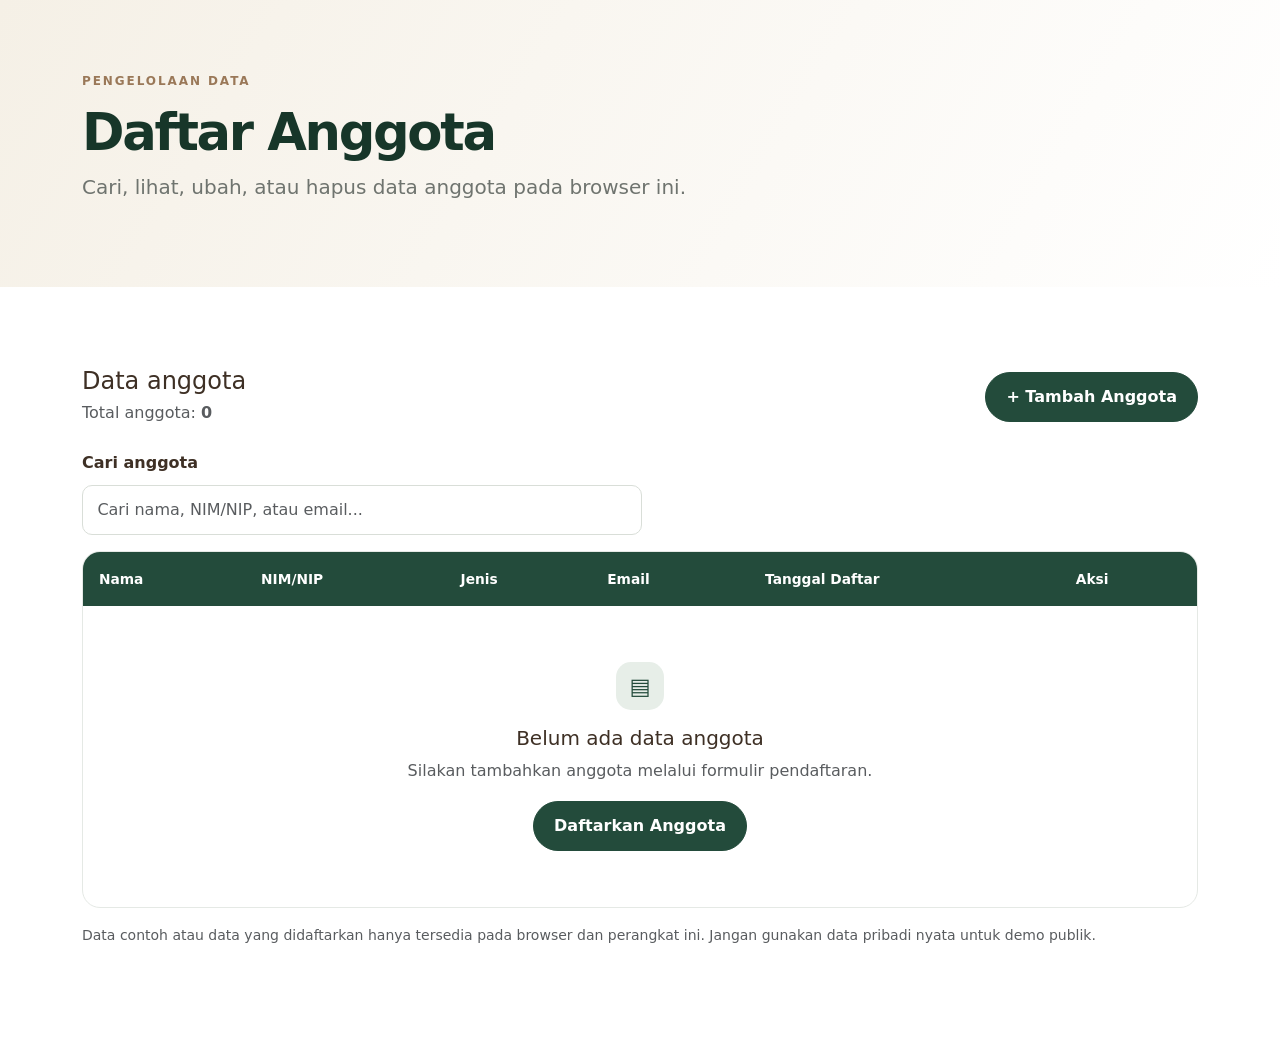
<file: anggota.html>
<!DOCTYPE html>
<html lang="id">
<head>
  <meta charset="UTF-8"><meta name="viewport" content="width=device-width, initial-scale=1.0">
  <title>LibraryReg — Daftar Anggota</title>
  <link href="https://cdn.jsdelivr.net/npm/bootstrap@5.3.3/dist/css/bootstrap.min.css" rel="stylesheet"><link rel="stylesheet" href="css/style.css">
</head>
<body>
  <div id="site-nav"></div>
  <main class="page-header"><div class="container"><span class="eyebrow">PENGELOLAAN DATA</span><h1 class="mt-2">Daftar Anggota</h1><p class="lead">Cari, lihat, ubah, atau hapus data anggota pada browser ini.</p></div></main>
  <section class="section-padding"><div class="container">
    <div id="members-alert" aria-live="polite"></div>
    <div class="d-flex flex-column flex-md-row justify-content-between align-items-md-center gap-3 mb-4"><div><h2 class="h4 mb-1">Data anggota</h2><p class="text-muted mb-0">Total anggota: <strong id="member-count">0</strong></p></div><a class="btn btn-library" href="pendaftaran.html">+ Tambah Anggota</a></div>
    <div class="search-box mb-3"><label for="member-search" class="form-label">Cari anggota</label><input type="search" id="member-search" class="form-control" placeholder="Cari nama, NIM/NIP, atau email..."></div>
    <div class="table-responsive member-table-wrap">
      <table class="table align-middle">
        <thead><tr><th>Nama</th><th>NIM/NIP</th><th>Jenis</th><th>Email</th><th>Tanggal Daftar</th><th>Aksi</th></tr></thead>
        <tbody id="member-table-body"></tbody>
      </table>
      <div id="empty-state" class="empty-state d-none"><div class="feature-icon mx-auto">▤</div><h3 class="h5 mt-3">Belum ada data anggota</h3><p class="text-muted">Silakan tambahkan anggota melalui formulir pendaftaran.</p><a href="pendaftaran.html" class="btn btn-library">Daftarkan Anggota</a></div>
    </div>
    <p class="small text-muted mt-3">Data contoh atau data yang didaftarkan hanya tersedia pada browser dan perangkat ini. Jangan gunakan data pribadi nyata untuk demo publik.</p>
  </div></section>

  <div class="modal fade" id="member-detail-modal" tabindex="-1" aria-labelledby="member-detail-title" aria-hidden="true">
    <div class="modal-dialog modal-dialog-centered"><div class="modal-content">
      <div class="modal-header"><h2 class="modal-title fs-5" id="member-detail-title">Detail Anggota</h2><button type="button" class="btn-close" data-bs-dismiss="modal" aria-label="Tutup"></button></div>
      <div class="modal-body" id="member-detail-body"></div>
      <div class="modal-footer"><button type="button" class="btn btn-outline-secondary" data-bs-dismiss="modal">Tutup</button></div>
    </div></div>
  </div>
  <div class="modal fade" id="member-edit-modal" tabindex="-1" aria-labelledby="member-edit-title" aria-hidden="true">
    <div class="modal-dialog modal-lg modal-dialog-centered"><div class="modal-content">
      <div class="modal-header"><h2 class="modal-title fs-5" id="member-edit-title">Edit Data Anggota</h2><button type="button" class="btn-close" data-bs-dismiss="modal" aria-label="Tutup"></button></div>
      <div class="modal-body">
        <form id="edit-member-form" novalidate>
          <input type="hidden" id="edit-id">
          <div class="row g-3">
            <div class="col-md-6"><label class="form-label" for="edit-nama">Nama lengkap</label><input class="form-control" id="edit-nama" required maxlength="100"></div>
            <div class="col-md-6"><label class="form-label" for="edit-identitas">NIM/NIP</label><input class="form-control" id="edit-identitas" required maxlength="30"></div>
            <div class="col-md-6"><label class="form-label" for="edit-jenis">Jenis keanggotaan</label><select class="form-select" id="edit-jenis" required><option>Mahasiswa</option><option>Dosen</option><option>Tenaga Kependidikan</option></select></div>
            <div class="col-md-6"><label class="form-label" for="edit-prodi">Program studi / unit</label><input class="form-control" id="edit-prodi" maxlength="100"></div>
            <div class="col-12"><label class="form-label" for="edit-alamat">Alamat</label><textarea class="form-control" id="edit-alamat" rows="2" required maxlength="300"></textarea></div>
            <div class="col-md-6"><label class="form-label" for="edit-telepon">Nomor telepon</label><input class="form-control" id="edit-telepon" type="tel" required maxlength="20"></div>
            <div class="col-md-6"><label class="form-label" for="edit-email">Email</label><input class="form-control" id="edit-email" type="email" required maxlength="120"></div>
          </div>
          <div id="edit-alert" class="mt-3" aria-live="polite"></div>
        </form>
      </div>
      <div class="modal-footer"><button type="button" class="btn btn-outline-secondary" data-bs-dismiss="modal">Batal</button><button type="submit" form="edit-member-form" class="btn btn-library">Simpan Perubahan</button></div>
    </div></div>
  </div>
  <div id="site-footer"></div>
  <script src="https://cdn.jsdelivr.net/npm/bootstrap@5.3.3/dist/js/bootstrap.bundle.min.js"></script><script src="js/main.js"></script><script src="js/anggota.js"></script>
</body></html>
</file>
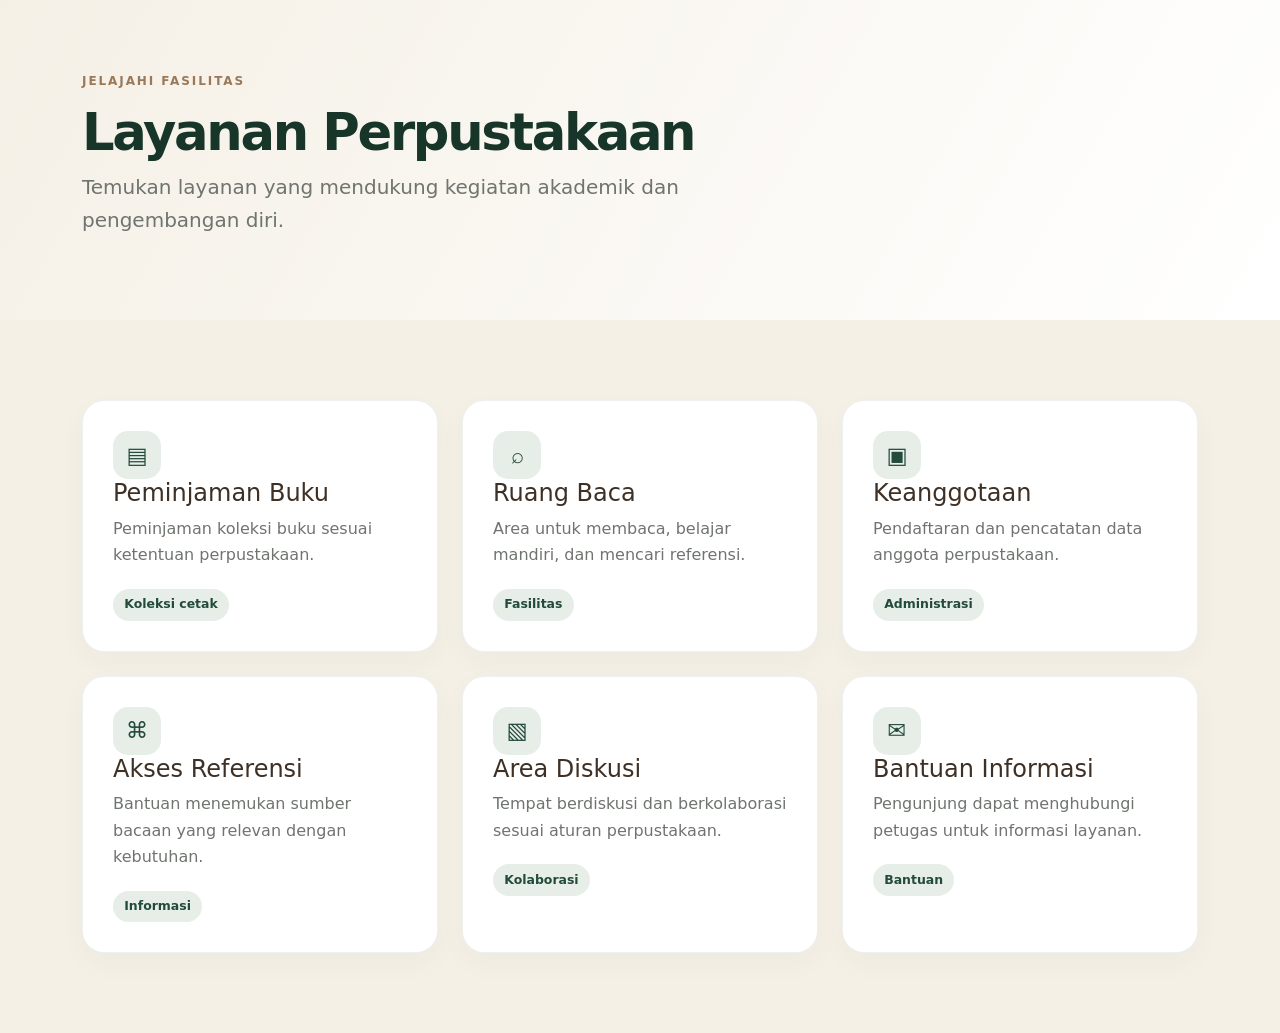
<file: layanan.html>
<!DOCTYPE html>
<html lang="id">
<head>
  <meta charset="UTF-8"><meta name="viewport" content="width=device-width, initial-scale=1.0">
  <title>LibraryReg — Layanan</title>
  <link href="https://cdn.jsdelivr.net/npm/bootstrap@5.3.3/dist/css/bootstrap.min.css" rel="stylesheet"><link rel="stylesheet" href="css/style.css">
</head>
<body>
  <div id="site-nav"></div>
  <main class="page-header"><div class="container"><span class="eyebrow">JELAJAHI FASILITAS</span><h1 class="mt-2">Layanan Perpustakaan</h1><p class="lead">Temukan layanan yang mendukung kegiatan akademik dan pengembangan diri.</p></div></main>
  <section class="section-padding bg-cream"><div class="container"><div class="row g-4">
    <div class="col-md-6 col-lg-4"><article class="feature-card h-100"><div class="feature-icon">▤</div><h2 class="h4">Peminjaman Buku</h2><p>Peminjaman koleksi buku sesuai ketentuan perpustakaan.</p><span class="service-tag">Koleksi cetak</span></article></div>
    <div class="col-md-6 col-lg-4"><article class="feature-card h-100"><div class="feature-icon">⌕</div><h2 class="h4">Ruang Baca</h2><p>Area untuk membaca, belajar mandiri, dan mencari referensi.</p><span class="service-tag">Fasilitas</span></article></div>
    <div class="col-md-6 col-lg-4"><article class="feature-card h-100"><div class="feature-icon">▣</div><h2 class="h4">Keanggotaan</h2><p>Pendaftaran dan pencatatan data anggota perpustakaan.</p><span class="service-tag">Administrasi</span></article></div>
    <div class="col-md-6 col-lg-4"><article class="feature-card h-100"><div class="feature-icon">⌘</div><h2 class="h4">Akses Referensi</h2><p>Bantuan menemukan sumber bacaan yang relevan dengan kebutuhan.</p><span class="service-tag">Informasi</span></article></div>
    <div class="col-md-6 col-lg-4"><article class="feature-card h-100"><div class="feature-icon">▧</div><h2 class="h4">Area Diskusi</h2><p>Tempat berdiskusi dan berkolaborasi sesuai aturan perpustakaan.</p><span class="service-tag">Kolaborasi</span></article></div>
    <div class="col-md-6 col-lg-4"><article class="feature-card h-100"><div class="feature-icon">✉</div><h2 class="h4">Bantuan Informasi</h2><p>Pengunjung dapat menghubungi petugas untuk informasi layanan.</p><span class="service-tag">Bantuan</span></article></div>
  </div></div></section>
  <div id="site-footer"></div><script src="https://cdn.jsdelivr.net/npm/bootstrap@5.3.3/dist/js/bootstrap.bundle.min.js"></script><script src="js/main.js"></script>
</body></html>
</file>
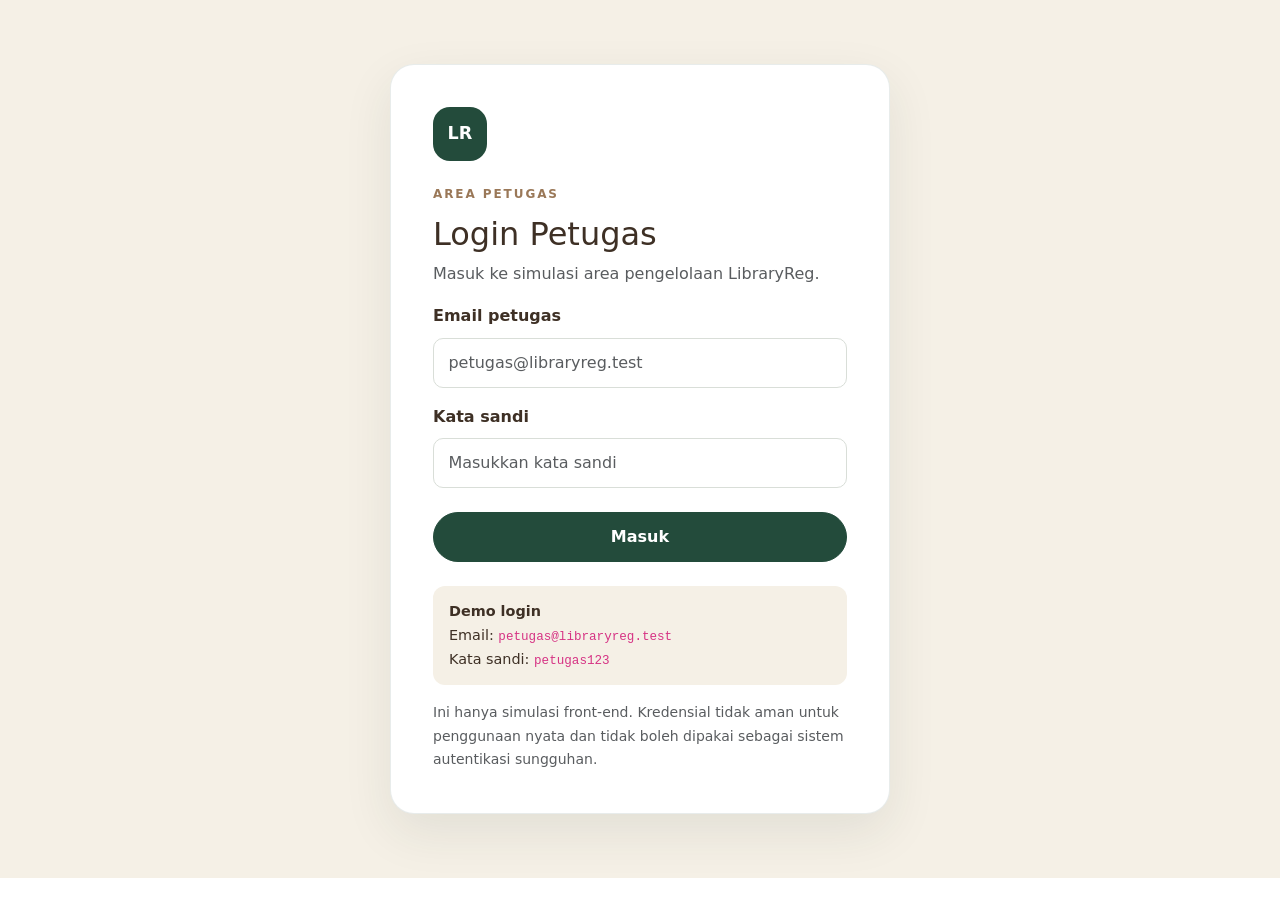
<file: login.html>
<!DOCTYPE html>
<html lang="id">
<head>
  <meta charset="UTF-8"><meta name="viewport" content="width=device-width, initial-scale=1.0">
  <title>LibraryReg — Login Petugas</title>
  <link href="https://cdn.jsdelivr.net/npm/bootstrap@5.3.3/dist/css/bootstrap.min.css" rel="stylesheet"><link rel="stylesheet" href="css/style.css">
</head>
<body>
  <div id="site-nav"></div>
  <main class="login-section"><div class="container"><div class="login-card mx-auto">
    <div class="login-mark">LR</div><span class="eyebrow">AREA PETUGAS</span><h1 class="h2 mt-2">Login Petugas</h1><p class="text-muted">Masuk ke simulasi area pengelolaan LibraryReg.</p>
    <div id="login-alert" aria-live="polite"></div>
    <form id="login-form">
      <div class="mb-3"><label for="login-email" class="form-label">Email petugas</label><input class="form-control" type="email" id="login-email" required placeholder="petugas@libraryreg.test"></div>
      <div class="mb-3"><label for="login-password" class="form-label">Kata sandi</label><input class="form-control" type="password" id="login-password" required placeholder="Masukkan kata sandi"></div>
      <button class="btn btn-library w-100 mt-2" type="submit">Masuk</button>
    </form>
    <div class="demo-credentials mt-4"><strong>Demo login</strong><br>Email: <code>petugas@libraryreg.test</code><br>Kata sandi: <code>petugas123</code></div>
    <p class="small text-muted mt-3 mb-0">Ini hanya simulasi front-end. Kredensial tidak aman untuk penggunaan nyata dan tidak boleh dipakai sebagai sistem autentikasi sungguhan.</p>
  </div></div></main>
  <div id="site-footer"></div>
  <script src="https://cdn.jsdelivr.net/npm/bootstrap@5.3.3/dist/js/bootstrap.bundle.min.js"></script><script src="js/main.js"></script><script>
    const loginForm = document.getElementById('login-form');
    loginForm.addEventListener('submit', function(event) {
      event.preventDefault();
      const email = document.getElementById('login-email').value.trim().toLowerCase();
      const password = document.getElementById('login-password').value;
      const alertBox = document.getElementById('login-alert');
      if (email === 'petugas@libraryreg.test' && password === 'petugas123') {
        sessionStorage.setItem('libraryregStaffLoggedIn', 'true');
        alertBox.innerHTML = '<div class="alert alert-success">Login simulasi berhasil. Mengarahkan ke daftar anggota...</div>';
        setTimeout(() => window.location.href = 'anggota.html', 700);
      } else {
        alertBox.innerHTML = '<div class="alert alert-danger">Email atau kata sandi demo tidak sesuai.</div>';
      }
    });
  </script>
</body></html>
</file>
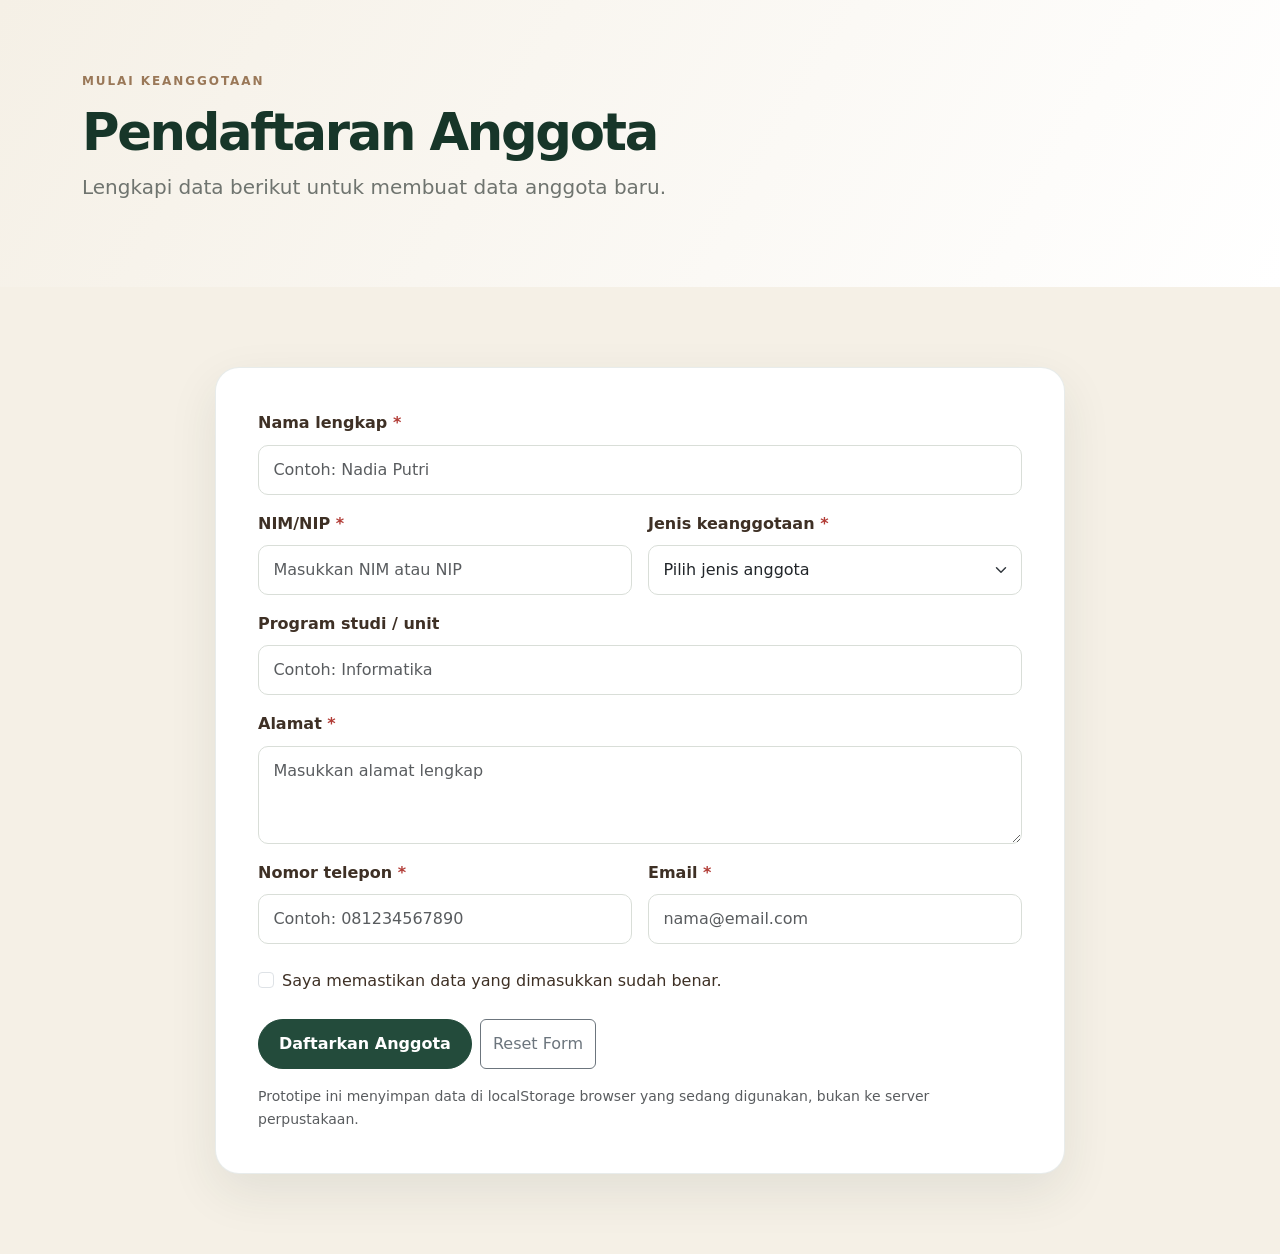
<file: pendaftaran.html>
<!DOCTYPE html>
<html lang="id">
<head>
  <meta charset="UTF-8"><meta name="viewport" content="width=device-width, initial-scale=1.0">
  <title>LibraryReg — Pendaftaran Anggota</title>
  <link href="https://cdn.jsdelivr.net/npm/bootstrap@5.3.3/dist/css/bootstrap.min.css" rel="stylesheet"><link rel="stylesheet" href="css/style.css">
</head>
<body>
  <div id="site-nav"></div>
  <main class="page-header"><div class="container"><span class="eyebrow">MULAI KEANGGOTAAN</span><h1 class="mt-2">Pendaftaran Anggota</h1><p class="lead">Lengkapi data berikut untuk membuat data anggota baru.</p></div></main>
  <section class="section-padding bg-cream"><div class="container"><div class="form-shell mx-auto">
    <div id="form-alert" aria-live="polite"></div>
    <form id="registration-form" novalidate>
      <div class="row g-3">
        <div class="col-12"><label for="nama" class="form-label">Nama lengkap <span class="required">*</span></label><input class="form-control" id="nama" name="nama" required maxlength="100" placeholder="Contoh: Nadia Putri"><div class="invalid-feedback">Nama lengkap wajib diisi.</div></div>
        <div class="col-md-6"><label for="identitas" class="form-label">NIM/NIP <span class="required">*</span></label><input class="form-control" id="identitas" name="identitas" required maxlength="30" placeholder="Masukkan NIM atau NIP"><div class="invalid-feedback">NIM/NIP wajib diisi dan harus unik.</div></div>
        <div class="col-md-6"><label for="jenis" class="form-label">Jenis keanggotaan <span class="required">*</span></label><select class="form-select" id="jenis" name="jenis" required><option value="">Pilih jenis anggota</option><option>Mahasiswa</option><option>Dosen</option><option>Tenaga Kependidikan</option></select><div class="invalid-feedback">Pilih jenis keanggotaan.</div></div>
        <div class="col-12" id="prodi-wrap"><label for="prodi" class="form-label">Program studi / unit</label><input class="form-control" id="prodi" name="prodi" maxlength="100" placeholder="Contoh: Informatika"></div>
        <div class="col-12"><label for="alamat" class="form-label">Alamat <span class="required">*</span></label><textarea class="form-control" id="alamat" name="alamat" rows="3" required maxlength="300" placeholder="Masukkan alamat lengkap"></textarea><div class="invalid-feedback">Alamat wajib diisi.</div></div>
        <div class="col-md-6"><label for="telepon" class="form-label">Nomor telepon <span class="required">*</span></label><input class="form-control" id="telepon" name="telepon" type="tel" required maxlength="20" placeholder="Contoh: 081234567890"><div class="invalid-feedback">Masukkan nomor telepon yang valid.</div></div>
        <div class="col-md-6"><label for="email" class="form-label">Email <span class="required">*</span></label><input class="form-control" id="email" name="email" type="email" required maxlength="120" placeholder="nama@email.com"><div class="invalid-feedback">Masukkan alamat email yang valid.</div></div>
      </div>
      <div class="form-check mt-4"><input class="form-check-input" type="checkbox" value="setuju" id="persetujuan" required><label class="form-check-label" for="persetujuan">Saya memastikan data yang dimasukkan sudah benar.</label><div class="invalid-feedback">Centang persetujuan sebelum mengirim.</div></div>
      <div class="d-flex flex-wrap gap-2 mt-4"><button type="submit" class="btn btn-library">Daftarkan Anggota</button><button type="reset" class="btn btn-outline-secondary">Reset Form</button></div>
      <p class="small text-muted mt-3 mb-0">Prototipe ini menyimpan data di localStorage browser yang sedang digunakan, bukan ke server perpustakaan.</p>
    </form>
  </div></div></section>
  <div id="site-footer"></div>
  <script src="https://cdn.jsdelivr.net/npm/bootstrap@5.3.3/dist/js/bootstrap.bundle.min.js"></script><script src="js/main.js"></script><script src="js/pendaftaran.js"></script>
</body></html>
</file>
<file: css/style.css>
:root {
  --green: #234b3b;
  --green-dark: #173629;
  --green-soft: #e7eee8;
  --brown: #3e3025;
  --brown-light: #9a7858;
  --cream: #f5f0e6;
  --cream-deep: #e9dfcf;
  --white: #fff;
  --muted: #6f746f;
  --shadow: 0 18px 50px rgba(35, 54, 43, .09);
}
* { box-sizing: border-box; }
html { scroll-behavior: smooth; }
body { margin: 0; font-family: system-ui, -apple-system, "Segoe UI", sans-serif; color: var(--brown); background: #fff; line-height: 1.65; }
a { color: var(--green); }
.site-navbar { background: rgba(255,255,255,.97); border-bottom: 1px solid rgba(35,75,59,.08); }
.navbar-brand { font-weight: 800; letter-spacing: -.04em; color: var(--green) !important; font-size: 1.45rem; }
.brand-mark { display: inline-grid; place-items: center; width: 35px; height: 35px; border-radius: 11px; background: var(--green); color: #fff; font-size: .85rem; margin-right: .45rem; letter-spacing: 0; }
.navbar .nav-link { color: #4e5c52; font-weight: 600; font-size: .94rem; padding: .65rem .8rem !important; border-radius: 999px; }
.navbar .nav-link:hover, .navbar .nav-link.active { background: var(--green-soft); color: var(--green); }
.btn-library { background: var(--green); color: #fff; border: 1px solid var(--green); border-radius: 999px; font-weight: 650; padding: .75rem 1.25rem; }
.btn-library:hover, .btn-library:focus { background: var(--green-dark); color: #fff; border-color: var(--green-dark); }
.btn-outline-library { color: var(--green); border: 1px solid var(--green); border-radius: 999px; font-weight: 650; padding: .75rem 1.25rem; }
.btn-outline-library:hover { background: var(--green); color: #fff; }
.hero-section { padding: 5.5rem 0 6rem; background: linear-gradient(135deg, #fbfaf6 0%, #f5f0e6 58%, #e9dfcf 100%); overflow: hidden; }
.eyebrow { font-size: .75rem; letter-spacing: .16em; color: var(--brown-light); font-weight: 800; }
.hero-section h1 { line-height: 1.1; letter-spacing: -.045em; color: var(--green-dark); }
.text-accent { color: var(--brown-light); }
.hero-section .lead { max-width: 620px; color: #657067; line-height: 1.8; font-size: 1.08rem; }
.hero-note { font-size: .9rem; color: #657067; }
.note-dot { display: inline-block; width: 8px; height: 8px; background: #8aa58e; border-radius: 50%; margin-right: .5rem; }
.hero-visual { position: relative; padding: 0 0 25px 25px; }
.hero-visual::before { content: ""; position: absolute; width: 65%; height: 65%; right: -18px; top: -18px; border: 2px solid rgba(154,120,88,.35); border-radius: 28px; }
.hero-image { position: relative; display: block; width: 100%; height: 440px; object-fit: cover; border-radius: 28px; box-shadow: var(--shadow); }
.floating-card { position: absolute; bottom: 0; left: 0; display: flex; align-items: center; gap: 14px; padding: 18px 22px; border-radius: 18px; background: white; box-shadow: var(--shadow); max-width: 340px; }
.floating-card strong { color: var(--green); }
.floating-card span { font-size: .84rem; color: var(--muted); }
.floating-icon, .feature-icon { display: grid; place-items: center; flex-shrink: 0; width: 48px; height: 48px; border-radius: 15px; color: var(--green); background: var(--green-soft); font-size: 1.4rem; }
.section-padding { padding: 5rem 0; }
.bg-cream { background: var(--cream); }
.section-heading { max-width: 680px; margin: 0 auto 1.5rem; }
.section-heading h2, .section-title { color: var(--green-dark); font-weight: 800; letter-spacing: -.035em; }
.section-heading h2 { font-size: clamp(1.9rem, 3vw, 2.65rem); margin-top: .65rem; }
.section-heading p { color: var(--muted); }
.feature-card { padding: 30px; background: #fff; border: 1px solid rgba(35,75,59,.08); border-radius: 22px; box-shadow: 0 10px 28px rgba(35,54,43,.035); transition: transform .2s ease, box-shadow .2s ease; }
.feature-card:hover { transform: translateY(-4px); box-shadow: var(--shadow); }
.feature-card h3 { color: var(--green-dark); font-size: 1.2rem; font-weight: 750; margin-top: 1.25rem; }
.feature-card p { color: var(--muted); margin-bottom: 1.25rem; }
.feature-card a { font-weight: 750; text-decoration: none; }
.check-list { list-style: none; padding: 0; }
.check-list li { padding: .45rem 0 .45rem 1.8rem; position: relative; }
.check-list li::before { content: "✓"; position: absolute; left: 0; color: var(--green); font-weight: 900; }
.stats-panel { display: grid; grid-template-columns: 85px 1fr; gap: 15px 20px; align-items: start; padding: 35px; border-radius: 25px; background: var(--cream); }
.stats-number { color: var(--green); font-size: 2.5rem; font-weight: 850; line-height: 1.1; }
.stats-panel h3 { font-size: 1.1rem; font-weight: 750; }
.stats-panel p { color: var(--muted); margin-bottom: 0; }
.stats-panel hr, .stats-panel .small { grid-column: 1 / -1; }
.page-header { padding: 4.2rem 0; background: linear-gradient(120deg, var(--cream), #fff); }
.page-header h1 { font-size: clamp(2.3rem, 4vw, 3.6rem); font-weight: 850; letter-spacing: -.045em; color: var(--green-dark); }
.page-header .lead { color: var(--muted); max-width: 700px; }
.form-shell, .login-card { background: #fff; border: 1px solid rgba(35,75,59,.1); border-radius: 24px; padding: clamp(22px, 4vw, 42px); box-shadow: var(--shadow); }
.form-shell { max-width: 850px; }
.form-label { color: var(--brown); font-weight: 700; }
.form-control, .form-select { border-color: #d9ded8; border-radius: 10px; padding: .75rem .9rem; }
.form-control:focus, .form-select:focus { border-color: #7b9a83; box-shadow: 0 0 0 .2rem rgba(35,75,59,.12); }
.required { color: #b23c36; }
.service-tag { display: inline-block; background: var(--green-soft); color: var(--green); font-size: .78rem; font-weight: 750; padding: .35rem .7rem; border-radius: 999px; }
.search-box { max-width: 560px; }
.member-table-wrap { border: 1px solid #e5e9e5; border-radius: 18px; overflow: hidden; background: #fff; }
.member-table-wrap .table { margin: 0; }
.member-table-wrap thead th { background: var(--green); color: #fff; font-size: .86rem; white-space: nowrap; border: 0; padding: 1rem; }
.member-table-wrap tbody td { padding: .9rem 1rem; color: #4e5c52; }
.member-table-wrap tbody tr:hover { background: #fbfaf6; }
.empty-state { text-align: center; padding: 3.5rem 1rem; }
.action-buttons { display: flex; flex-wrap: wrap; gap: .35rem; }
.btn-sm { border-radius: 999px; }
.login-section { padding: 4rem 0; background: var(--cream); min-height: 65vh; }
.login-card { max-width: 500px; text-align: left; }
.login-mark { display: grid; place-items: center; width: 54px; height: 54px; border-radius: 17px; background: var(--green); color: #fff; font-weight: 900; font-size: 1.1rem; margin-bottom: 1.2rem; }
.demo-credentials { background: var(--cream); border-radius: 12px; padding: 14px 16px; font-size: .9rem; }
.site-footer { background: var(--green-dark); color: rgba(255,255,255,.8); padding: 2.8rem 0 1.4rem; }
.site-footer .footer-brand { color: #fff; font-size: 1.4rem; font-weight: 850; }
.site-footer h2 { color: #fff; font-size: 1rem; font-weight: 750; }
.site-footer a { color: #e4eade; text-decoration: none; }
.site-footer a:hover { color: #fff; text-decoration: underline; }
.footer-bottom { border-top: 1px solid rgba(255,255,255,.15); padding-top: 1rem; margin-top: 2rem; font-size: .85rem; }
.toast-message { position: fixed; right: 20px; bottom: 20px; z-index: 1100; max-width: 360px; }
@media (max-width: 767.98px) {
  .hero-section { padding: 3.5rem 0 4.5rem; }
  .hero-image { height: 300px; }
  .hero-visual { padding-left: 12px; }
  .floating-card { max-width: 290px; padding: 14px; }
  .section-padding { padding: 3.5rem 0; }
  .stats-panel { padding: 24px; grid-template-columns: 65px 1fr; }
  .member-table-wrap .table { min-width: 850px; }
}

.detail-row { display: grid; grid-template-columns: minmax(130px, .8fr) 1.2fr; gap: 1rem; padding: .7rem 0; border-bottom: 1px solid #edf0ed; }
.detail-row:last-child { border-bottom: 0; }
.detail-row span { color: var(--muted); }
.detail-row strong { overflow-wrap: anywhere; }
</file>
